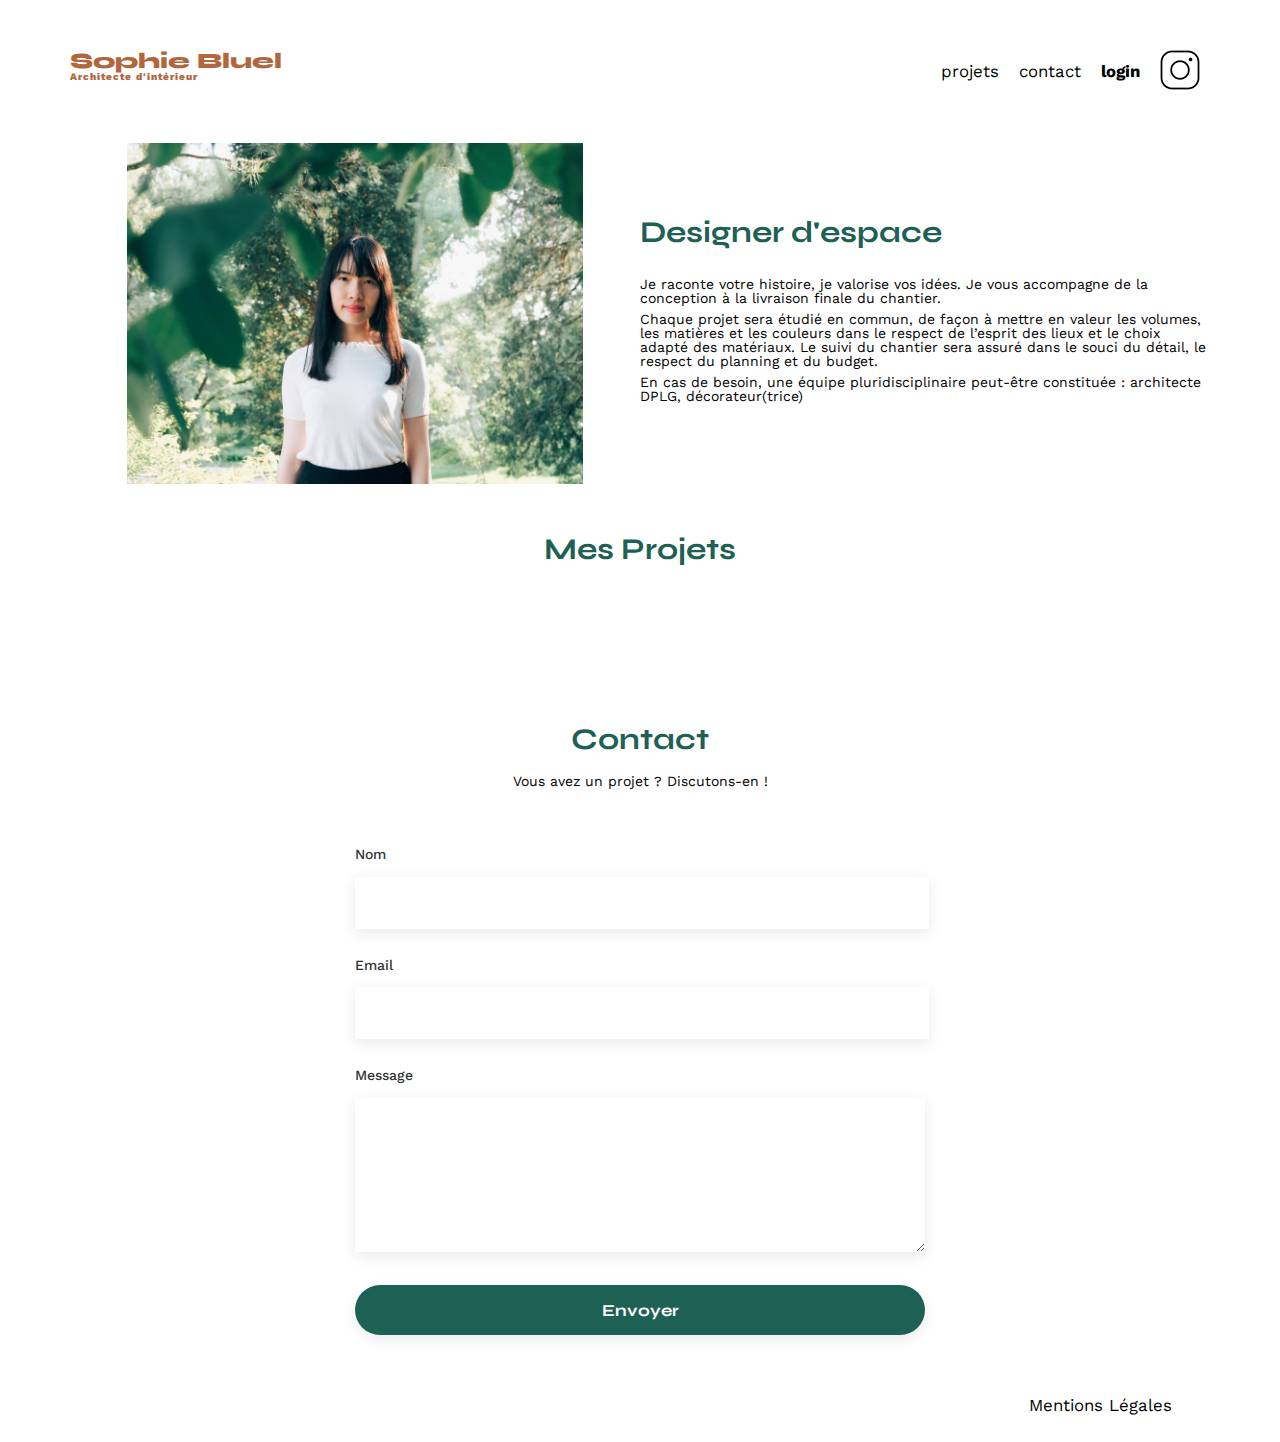
<file: FrontEnd/index.html>
<!DOCTYPE html>
<html lang="fr">
  <head>
    <meta charset="UTF-8" />
    <title>Sophie Bluel - Architecte d'intérieur</title>
    <meta name="viewport" content="width=device-width, initial-scale=1.0" />
    <link rel="preconnect" href="https://fonts.googleapis.com" />
    <link rel="preconnect" href="https://fonts.gstatic.com" crossorigin />
    <link
      href="https://fonts.googleapis.com/css2?family=Syne:wght@700;800&family=Work+Sans&display=swap"
      rel="stylesheet"
    />
    <link
      rel="stylesheet"
      href="https://cdnjs.cloudflare.com/ajax/libs/font-awesome/6.6.0/css/all.min.css"
    />
    <meta name="description" content="" />
    <link rel="stylesheet" href="./assets/style.css" />
  </head>
  <body>
    <header>
      <div id="edit-mode">
        <i class="fa-regular fa-pen-to-square"></i> Mode édition
      </div>
      <h1>Sophie Bluel <span>Architecte d'intérieur</span></h1>
      <nav>
        <ul>
          <li>projets</li>
          <li>contact</li>
          <li><a id="login-link" href="login.html">login</a></li>
          <li><img src="./assets/icons/instagram.png" alt="Instagram" /></li>
        </ul>
      </nav>
    </header>
    <main>
      <div id="gallery">
        <div id="gallery-modal">
          <div id="gallery-modal-header">
            <button id="gallery-close" type="button">
              <i class="fa-solid fa-xmark"></i>
            </button>
            <h2 id="gallery-title">Galerie photo</h2>
          </div>
          <div id="gallery-pictures"></div>
          <hr />
          <button class="add-photo-button" type="button">
            Ajouter une photo
          </button>
        </div>
      </div>
      <div id="add-photo">
        <div id="add-photo-modal">
          <div id="add-photo-modal-header">
            <div class="add-photo-modal-header-buttons">
              <button id="return-gallery" type="button">
                <i class="fa-solid fa-arrow-left"></i>
              </button>
              <button id="add-photo-close" type="button">
                <i class="fa-solid fa-xmark"></i>
              </button>
            </div>
            <h2 id="add-photo-title">Ajout photo</h2>
          </div>
          <form id="add-photo-form">
            <div class="add-photo-upload">
              <label for="photo-upload" class="photo-upload-label">
                <img
                  src="./assets/icons/picture-svgrepo-com1.png"
                  alt="Image Placeholder"
                  id="preview-image"
                />
                <span class="upload-button">
                  + Ajouter photo
                </span>
                <span class="upload-format">jpg, png : 4mo max</span>
              </label>
              <input
                type="file"
                id="photo-upload"
                accept="image/png, image/jpeg"
                style="display: none"
                />
              </div>
              <div class="add-photo-form-container">

                <div class="add-photo-form-fields">
                  <label class="label-title" for="title">Titre</label>
                  <input type="text" id="title" />
                </div>
                <div class="add-photo-form-fields">
                  <label class="label-category" for="category">Catégorie</label>
                  <select id="category" >
                    <!-- Les options sont remplies par l'API -->
                  </select>
                </div>
            </div>
            <hr />
            <button class="stamp-button" type="submit">Valider</button>
          </form>
        </div>
      </div>
      <section id="introduction">
        <figure>
          <img src="./assets/images/sophie-bluel.png" alt="" />
        </figure>
        <article>
          <h2>Designer d'espace</h2>
          <p>
            Je raconte votre histoire, je valorise vos idées. Je vous accompagne
            de la conception à la livraison finale du chantier.
          </p>
          <p>
            Chaque projet sera étudié en commun, de façon à mettre en valeur les
            volumes, les matières et les couleurs dans le respect de l’esprit
            des lieux et le choix adapté des matériaux. Le suivi du chantier
            sera assuré dans le souci du détail, le respect du planning et du
            budget.
          </p>
          <p>
            En cas de besoin, une équipe pluridisciplinaire peut-être constituée
            : architecte DPLG, décorateur(trice)
          </p>
        </article>
      </section>
      <section id="portfolio">
        <div class="portfolio-header">
          <h2>Mes Projets</h2>
          <button id="portfolio-edit" type="button">
            <i class="fa-regular fa-pen-to-square"></i> Modifier
          </button>
        </div>
        <div class="categories"></div>
        <div class="portfolio-gallery"></div>
      </section>
      <section id="contact">
        <h2>Contact</h2>
        <p>Vous avez un projet ? Discutons-en !</p>
        <form action="#" method="post">
          <label for="name">Nom</label>
          <input type="text" name="name" id="name" />
          <label for="email">Email</label>
          <input type="email" name="email" id="email" />
          <label for="message">Message</label>
          <textarea name="message" id="message" cols="30" rows="10"></textarea>
          <input type="submit" value="Envoyer" />
        </form>
      </section>
    </main>

    <footer>
      <nav>
        <ul>
          <li>Mentions Légales</li>
        </ul>
      </nav>
    </footer>

    <script src="index.js"></script>
  </body>
</html>
</file>
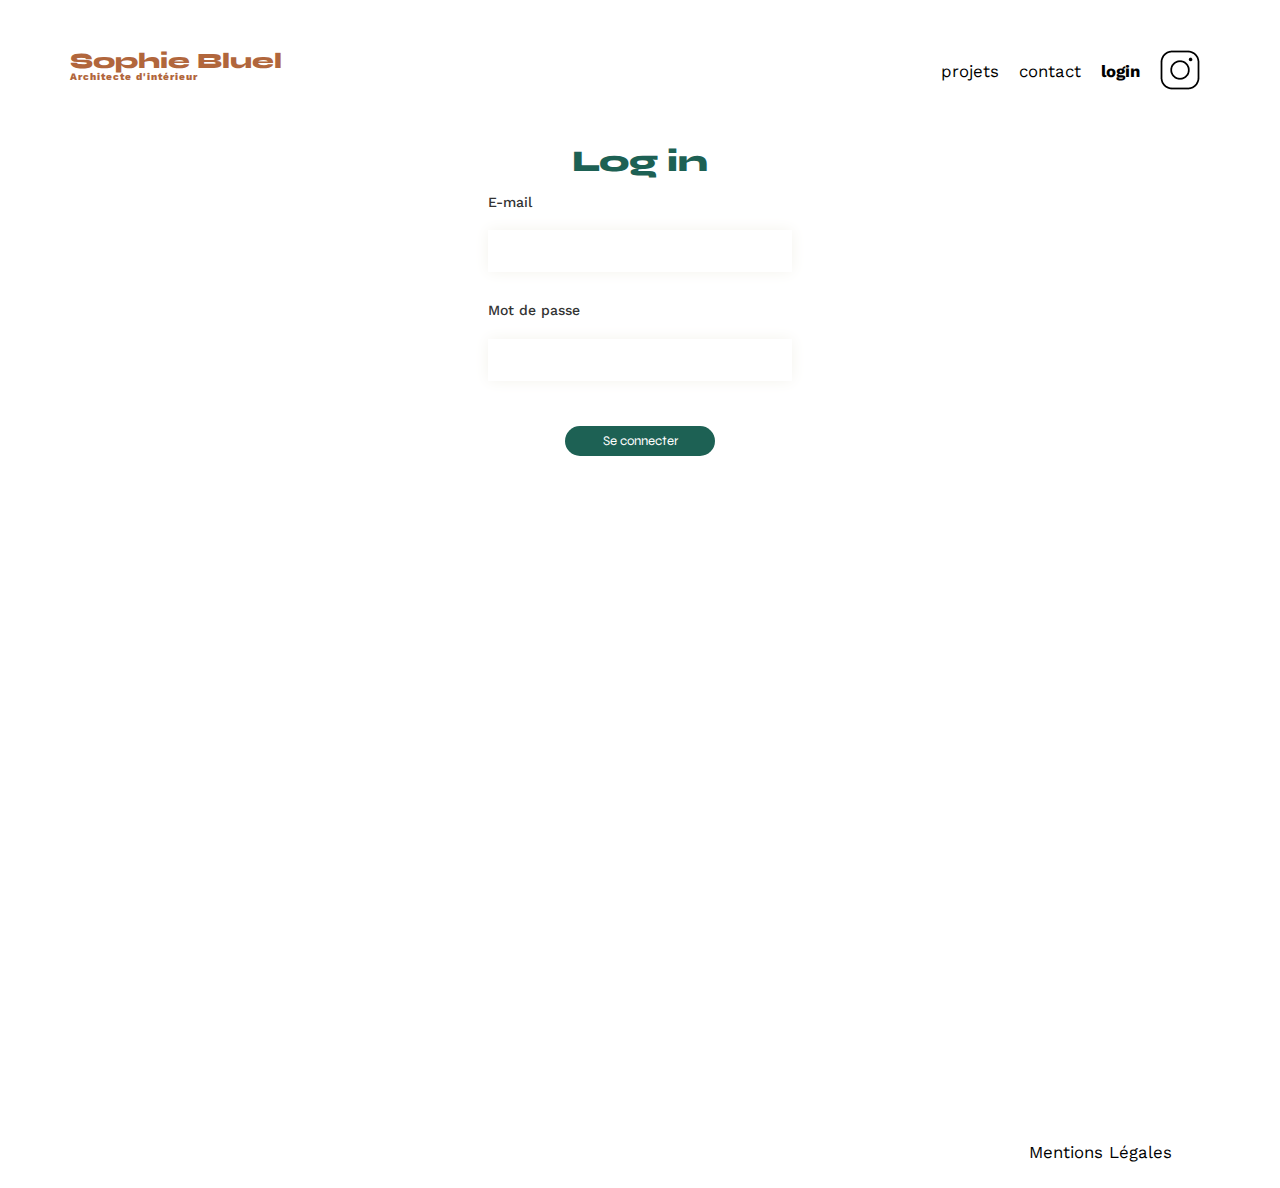
<file: FrontEnd/login.html>
<!DOCTYPE html>
<html lang="fr">
<head>
  <meta charset="UTF-8">
  <meta name="viewport" content="width=device-width, initial-scale=1.0">
  <link rel="stylesheet" href="./assets/style.css">
  <link rel="preconnect" href="https://fonts.googleapis.com" />
    <link rel="preconnect" href="https://fonts.gstatic.com" crossorigin />
    <link
      href="https://fonts.googleapis.com/css2?family=Syne:wght@700;800&family=Work+Sans&display=swap"
      rel="stylesheet"
    />
  <title>Page de Connexion</title>
</head>
<body>
    <header>
      <h1>Sophie Bluel <span>Architecte d'intérieur</span></h1>
      <nav>
        <ul>
          <li>projets</li>
          <li>contact</li>
          <li><a id="login-link" href="login.html">login</a></li>
          <li><img src="./assets/icons/instagram.png" alt="Instagram" /></li>
        </ul>
      </nav>
      </header>
  <h1 class="login">Log in</h1>
  <form id="login-form">
    <div>
      <label for="email">E-mail</label>
      <input type="email" id="email" required />
    </div>
    <div>
      <label for="password">Mot de passe</label>
      <input type="password" id="password" required />
    </div>
    <button type="submit">Se connecter</button>
  </form>

  <footer>
    <nav>
      <ul>
        <li class="mentions">Mentions Légales</li>
      </ul>
    </nav>
  </footer>

  <script src="login.js"></script>
</body>
</html>
</file>
<file: FrontEnd/assets/style.css>
/* http://meyerweb.com/eric/tools/css/reset/
   v2.0 | 20110126
   License: none (public domain)
*/

html, body, div, span, applet, object, iframe,
h1, h2, h3, h4, h5, h6, p, blockquote, pre,
a, abbr, acronym, address, big, cite, code,
del, dfn, em, img, ins, kbd, q, s, samp,
small, strike, strong, sub, sup, tt, var,
b, u, i, center,
dl, dt, dd, ol, ul, li,
fieldset, form, label, legend,
table, caption, tbody, tfoot, thead, tr, th, td,
article, aside, canvas, details, embed,
figure, figcaption, footer, header, hgroup,
menu, nav, output, ruby, section, summary,
time, mark, audio, video {
	margin: 0;
	padding: 0;
	border: 0;
	font-size: 100%;
	font: inherit;
	vertical-align: baseline;
}
/* HTML5 display-role reset for older browsers */
article, aside, details, figcaption, figure,
footer, header, hgroup, menu, nav, section {
	display: block;
}
body {
	line-height: 1;
}
ol, ul {
	list-style: none;
}
blockquote, q {
	quotes: none;
}
blockquote:before, blockquote:after,
q:before, q:after {
	content: '';
	content: none;
}
table {
	border-collapse: collapse;
	border-spacing: 0;
}
/** end reset css**/

#edit-mode {
	display: none;
	background-color: black;
	color: white;
	padding: 10px 30px;
	border-radius: 0;
	position: fixed;
	top: 0;
	left: 0;
	width: 100vw;
	text-align: center;
  }
  
#edit-mode.active {
	display: block;
}
  
#edit-mode i {
	margin-right: 10px;
}

body {
	max-width: 1140px;
	margin:auto;
	font-family: 'Work Sans' ;
	font-size: 14px;
}
header {
	display: flex;
	justify-content: space-between;
	margin: 50px 0
}
section {
	margin: 50px 0
}

h1{
	display: flex;
	flex-direction: column;
	font-family: 'Syne';
	font-size: 22px;
	font-weight: 800;
	color: #B1663C
}

h1 > span {
	font-family: 'Work Sans';
	font-size:10px;
	letter-spacing: 0.1em;
;
}

h2{
	font-family: 'Syne';
	font-weight: 700;
	font-size: 30px;
	color: #1D6154
}
nav ul {
	display: flex;
	align-items: center;
	list-style-type: none;

}

#login-link {
	font-weight: bold;
	text-decoration: none;
	color: black;
}

.login {
	font-family: 'Syne';
	font-size: 30px;
	line-height: 36px;
	color: #1D6154;
	text-align: center;
}

#login-form {
	display: flex;
	flex-direction: column;
	align-items: center;
}

#login-form div {
    display: flex;
	margin: 15px 0;
    flex-direction: column;
}

label {
    margin-bottom: 20px;
	font-weight: 500;
    font-size: 14px;
	line-height: 16.42px;
    color: #333333;
}

input[type="email"], input[type="password"] {
    width: 300px;
	height: 40px;
	box-shadow: 0px 0px 15px rgba(244,243,237,255);
	border-width: 0px;
}

button[type="submit"] {
    font-family: 'Syne';
	color: white;
	background-color: #1D6154;
	border-width: 0px;
	border-radius: 60px ;
	padding: 7px 25px 7px 25px;
	width: 150px;
	display: block;
	margin: 30px auto;
	cursor: pointer;
}

button[type="submit"]:hover {
    background-color: #145D43;
}

.mentions {
	display: flex;
	justify-content: center;
	margin-top: 630px;
}

nav li {
	padding: 0 10px;
	font-size: 1.2em;
}


li:hover {
	color: #B1663C;
}

#introduction {
	display: flex;
	align-items: center;
}
#introduction figure {
	flex: 1
}
#introduction img {
	display: block;
	margin: auto;
	width: 80%;
}

#introduction article {
	flex: 1
}
#introduction h2 {
	margin-bottom: 1em;
}

#introduction p {
	margin-bottom: 0.5em;
}

.portfolio-header {
	display: flex;
	align-items: center;
	justify-content: center;
	gap: 10px;
}

#portfolio-edit {
	display: none;
	color: black;
	font-weight: 700;
	background-color: transparent;
	border: none;
	cursor: pointer;
	font-size: 16px;
}

#portfolio-edit.active {
	display:block;
}

#portfolio-edit i {
	margin-right: 5px;
	font-size: 18px;
  }
#portfolio h2 {
	text-align: center;
}
.categories {
	margin: 50px;
	display: flex;
	justify-content: center;
	gap: 20px;
}
.categories button {
	border: 1px solid #1D6154;
	color: #1D6154;
	font-weight: 700;
	font-size: 1rem;
	font-family: "Syne", sans-serif;
	border-radius: 100px;
	background: transparent;
	padding: 10px 20px;
}
.categories button.active {
	background-color: #1D6154;
	color: white;
}
.portfolio-gallery {
	width: 100%;
	display: grid;
	grid-template-columns: 1fr 1fr 1fr;
	grid-column-gap: 20px;
	grid-row-gap: 20px;
	margin-top: 60px;
}

.portfolio-gallery img {
	width: 100%;

}
#contact {
	width: 50%;
margin: auto;
}
#contact > * {
	text-align: center;

}
#contact h2{
	margin-bottom: 20px;
}
#contact form {
	text-align: left;
	margin-top:30px;
	display: flex;
	flex-direction: column;
}

#contact input {
	width: 100%;
	height: 50px;
	font-size: 1.2em;
	border: none;
	box-shadow: 0px 4px 14px rgba(0, 0, 0, 0.09);
}
#contact label {
	margin: 2em 0 1em 0;
}
#contact textarea {
	border: none;
	box-shadow: 0px 4px 14px rgba(0, 0, 0, 0.09);
}

input[type="submit"]{
	font-family: 'Syne';
	font-weight: 700;
	color: white;
	background-color: #1D6154;
	margin : 2em auto ;
	width: 180px;
	text-align: center;
	border-radius: 60px ;
}

footer nav ul {
	display: flex;
	justify-content: flex-end;
	margin: 2em
}

/* Gallery */

#gallery {
	display: none;
    position: fixed;
    top: 0;
    bottom: 0;
    left: 0;
    right: 0;
    background-color: rgba(0, 0, 0, 0.3);
    z-index: 999;
}

#gallery.active {
	display: block;
}

#gallery-modal {
    position: absolute;
    left: 50%;
    top: 50%;
    transform: translate(-50%, -50%);
    background-color: white;
    border-radius: 10px;
    padding: 50px;
	width: 630px;
	height: 688px;
}

#gallery-modal-header {
    display: flex;
    justify-content: space-between;
    align-items: center;
}

#gallery-modal-header h1 {
    margin: 0 auto;
}

#gallery-title {
    margin: 0 auto;
	margin-top: 20px;
	font-family: 'Syne';
    font-size: 26px;
    font-weight: 700;
	color: rgba(0, 0, 0, 1);
}

#gallery-pictures {
	margin: 50px;
    display: grid;
    grid-template-columns: repeat(5, 76px);
	row-gap: 30px;
    column-gap: 10px;
	overflow-y: auto;
	justify-content: center;
}

#gallery-pictures div {
    position: relative;
	display: inline-block;
}

#gallery-pictures img {
	width: 100%;
    height: 102.57px;
	object-fit: cover;
	display: block;
	max-width: 100%;
}

#gallery-close {
    background-color: transparent;
    border: none;
    color: black;
    cursor: pointer;
	position: absolute;
	right: 30px;
	top: 30px;
}

#gallery-close  i {
	font-size: 24px;	
}

.gallery-delete {
    position: absolute;
    top: 5px;
   	left: 56px;
    background-color: rgba(0, 0, 0, 0.8);
    border: none;
    color: white;
    border-radius: 2px;
    cursor: pointer;
	width: 17px;
	height: 17px;
}

.gallery-delete i {
	position: absolute;
	width: 15px;
	height: 15px;
	left: 1px;
	top: 3px;
}

.add-photo-button {
    background-color: #2b7a78;
    color: white;
    width: 237px;
	height: 36px;
    border: none;
    border-radius: 60px;
    cursor: pointer;
	display: block;
	margin: 0 auto;
	margin-bottom: 20px;
	font-size: 1rem;
}

.add-photo-button:hover {
    background-color: #3aafa9;
	left: 600px;
}

hr {
width: 420px;
height: 0px;
margin-top: 60px;
border: 1px solid #B3B3B3;

}


/* Add Photo */

#add-photo {
    display: none;
    position: fixed;
    top: 0;
    bottom: 0;
    left: 0;
    right: 0;
    background-color: rgba(0, 0, 0, 0.3);
    z-index: 999;
}

#add-photo-modal {
    position: absolute;
    left: 50%;
    top: 50%;
    transform: translate(-50%, -50%);
    background-color: white;
    border-radius: 10px;
    padding: 30px;
	width: 630px;
	height: 688px;
}

#add-photo-modal-header {
	
}

.add-photo-modal-header-buttons {
	display: flex;
	align-items: center;
	justify-content: space-between;
}

#return-gallery, #add-photo-close {
	font-size: 24px;
}

#add-photo-title {
	text-align: center;
	font-family: 'Syne';
    font-size: 24px;
    font-weight: 700;
	color: rgba(0, 0, 0, 0.8);
}

#add-photo-modal-header button {
    background: none;
    border: none;
    cursor: pointer;
}

.add-photo-upload {
	display: grid;
	justify-content: center;
    text-align: center;
    margin: 20px 0;
}

.photo-upload-label {
    display: grid;
	justify-items: center;
    cursor: pointer;
	border-radius: 3px;
	width: 420px;
	height: 169px;
	background-color: rgba(232,241,246,1);
}

.photo-upload-label img {
	max-width: 420px;
	max-height: 169px;
	display: block;
}

.upload-button {
	display: flex;
	align-items: center;
	justify-content: center;
    background-color: rgba(203,214,220,1);
    border: none;
	width: 173px;
	height: 36px;
    cursor: pointer;
    border-radius: 50px;
    color: rgba(48,102,133,1);
    font-weight: bold;
}

.label-title {
	width: 32px;


	font-family: 'Work Sans';
	font-style: normal;
	font-weight: 700;
	font-size: 14px;
	line-height: 16px;

	color: #3d3d3d;
}

.add-photo-form-container {
	display: flex;
	flex-direction: column;
	gap: 10px;
	width: 420px;
	justify-content: center;
	margin: 0 auto;
}

.add-photo-form-fields {
	display: flex;
	flex-direction: column;
	gap: 10px;
	justify-content: center;
}

.label-category {
	width: 65px;
	height: 16px;

	font-family: 'Work Sans';
	font-style: normal;
	font-weight: 700;
	font-size: 14px;
	line-height: 16px;

	color: #3D3D3D;
}

#title {
	height: 51px;

	background: #FFFFFF;
	border: none;
	box-shadow: 0px 4px 14px rgba(0, 0, 0, 0.09);
}

#category {
	height: 51px;


	background: #FFFFFF;
	border: none;
	box-shadow: 0px 4px 14px rgba(0, 0, 0, 0.09);
}

.stamp-button[type="submit"] {
    width: 237px;
	height: 36px;
    background-color: #2b7a78;
    color: white;
    border: none;
	display: block;
	margin: 30px auto;
    border-radius: 60px;
    cursor: pointer;
}

.stamp-button[type="submit"]:not(:disabled):hover {
    background-color: #2b7a78;
}

.stamp-button[type="submit"]:disabled {
    background-color: #ccc;
    cursor: not-allowed;
}
</file>
